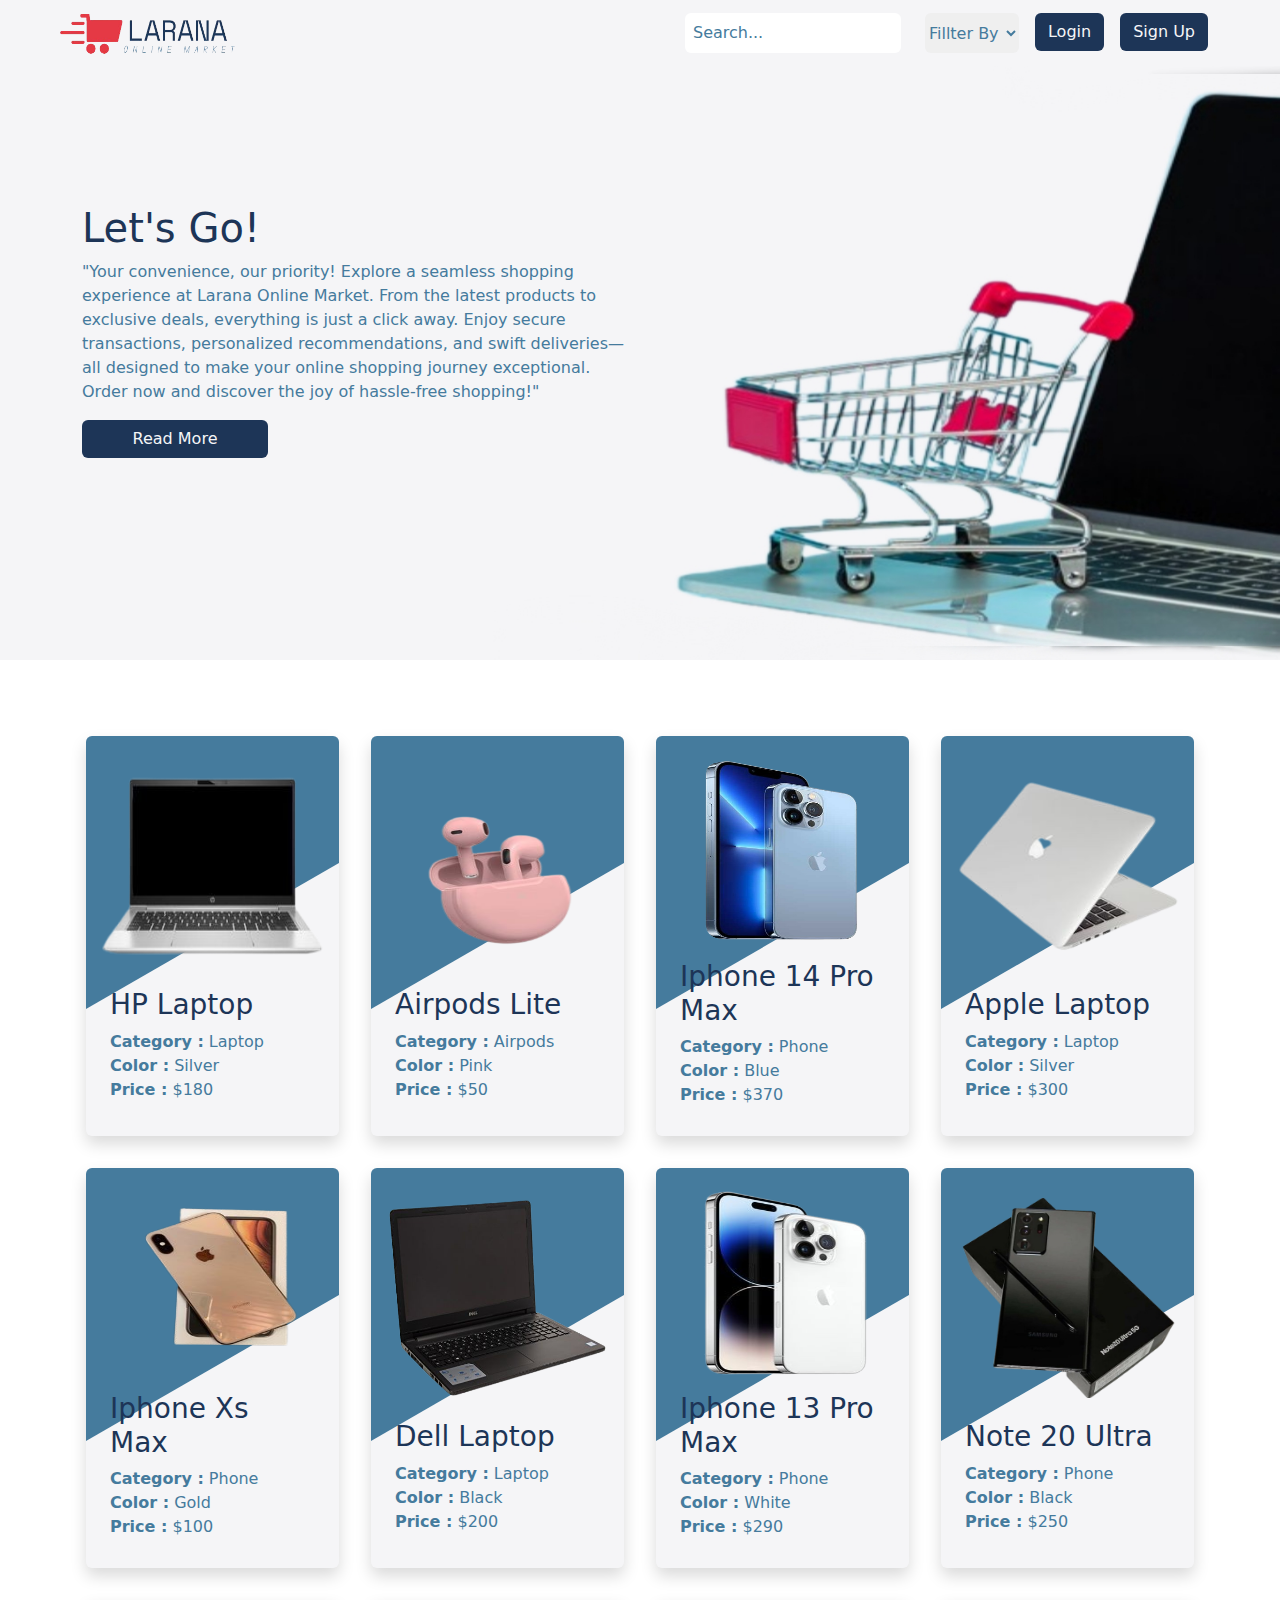
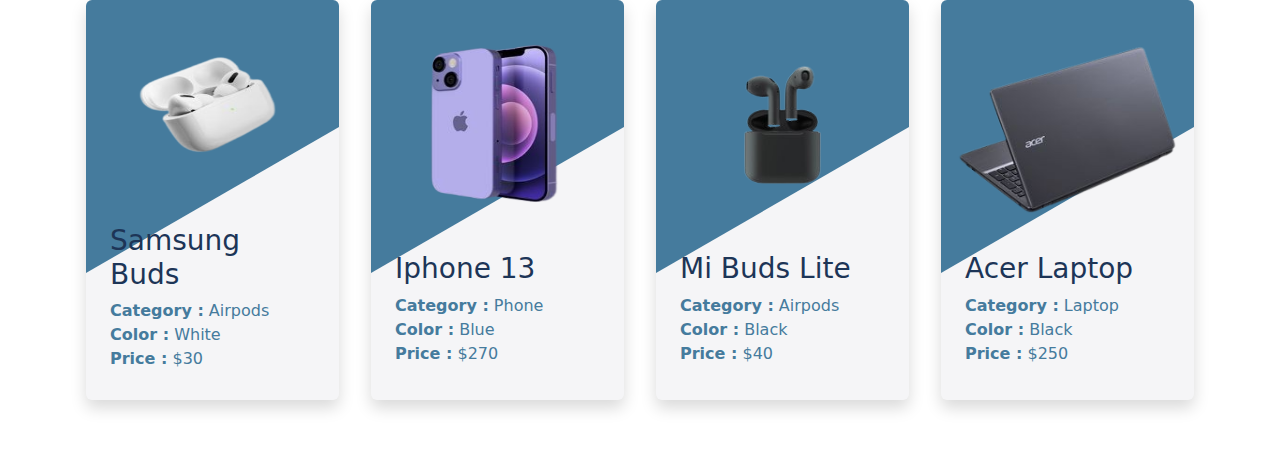
<file: index.html>
<!DOCTYPE html>
<html lang="en">
  <head>
    <meta charset="UTF-8" />
    <meta name="viewport" content="width=device-width, initial-scale=1.0" />
    <title>Home Page</title>
    <link rel="stylesheet" href="css/all.css" />
    <link rel="stylesheet" href="css/bootstrap.min.css" />
    <link rel="stylesheet" href="css/style.css" />
  </head>
  <body>
    <header class="fixed-top w-100">
      <nav class="navbar navbar-expand-lg">
        <div class="container-fluid px-3 px-md-5">
          <!-- Logo -->
          <div class="col-6 col-md-4 col-lg-3 col-xl-2">
            <a class="navbar-brand" href="index.html">
              <img
                src="img/logo.png"
                alt="Logo"
                style="width: 100%; height: 50px"
              />
            </a>
          </div>
          <!-- Toggler Button -->
          <button
            class="navbar-toggler"
            type="button"
            data-bs-toggle="collapse"
            data-bs-target="#toogle"
            aria-controls="toogle"
            aria-expanded="false"
            aria-label="Toggle navigation"
          >
            <span class="navbar-toggler-icon"></span>
          </button>
          <!-- Navbar Content -->
          <div
            class="collapse navbar-collapse align-items-center d-lg-flex justify-content-lg-between justify-content-center"
            id="toogle"
          >
            <!-- user name after login -->
            <div
              class="mt-3 mt-lg-0 after-login user-out"
              style="border-left: 2px solid var(--pop)"
            >
              <p
                class="m-0 ms-0 ms-lg-3 text-capitalize fs-5 text-nowrap"
                id="user-name"
              ></p>
            </div>
            <!-- user name after login -->
            <!-- Login & Sign Up  & search-->
            <div class="ms-auto">
              <div class="d-flex gap-3 flex-column flex-lg-row">
                <!-- search -->
                <div class="row">
                  <div class="d-flex">
                    <input
                      type="search"
                      name=""
                      id=""
                      class="rounded border-0 p-2 mt-4 mt-lg-0 flex-grow-1"
                      placeholder="Search..."
                    />
                    <select
                      name=""
                      id=""
                      class="ms-4 text-capitalize border-0 rounded mt-4 mt-lg-0 select-box" 
                    >
                      <option value="" disabled selected hidden>
                        fillter by
                      </option>
                      <option value="name">name</option>
                      <option value="category">category</option>
                      <option value="color">color</option>
                    </select>
                  </div>
                </div>
                <!-- search -->
                 <!-- login & sign up -->
                 <div class="d-flex login-signUp gap-3">
                   <a href="login.html">
                     <button class="btn text-capitalize text-nowrap">
                       login
                      </button>
                    </a>
                    <a href="sign up.html">
                      <button class="btn text-capitalize text-nowrap">
                        sign up
                      </button>
                    </a>
                  </div>
                  <!-- login & sign up -->
              </div>
            </div>
            <!-- After Login -->
            <div
              class="gap-4 align-items-center d-flex justify-content-between p-3 p-lg-0 ms-0 ms-lg-4"
            >
              <!-- cart -->
              <div class="position-relative after-login user-out">
                <button type="button" class="cart-icon position-relative">
                  <i class="fa-solid fa-cart-shopping fs-4"></i>
                  <div class="badge rounded-circle position-absolute text-center">0</div>
                </button>
                <div class="position-absolute view-cart p-4 rounded">
                  <div class="w-100">
                    <div class="cart-preview d-flex flex-column overflow-scroll overflow-x-hidden ">
                      <!-- item in cart -->
                      <!-- <div class="d-flex justify-content-between p-2">
                        <div class="d-flex justify-content-center align-items-center ">
                          <img
                            src="img/products/1.png"
                            alt=""
                            style="height: 70px"
                            class="me-2"
                          />
                          <div>
                            <h3 style="color: var(--dark);">laptop</h3>
                            <p style="color: var(--med);">$200</p>
                          </div>
                        </div>
                        <div class="d-flex justify-content-center align-items-center gap-2">
                          <button class="btn">+</button>
                          <input type="number" max="5" min="0" class="text-center border-0" style="width: 40px;">
                          <button class="btn delete-btn">-</button>
                        </div>
                      </div> -->
                      <!-- item in cart -->
                    </div>
                    <a href="cart page.html">
                      <button class="btn text-capitalize text-nowrap w-100">
                        view all items
                      </button></a
                    >
                  </div>
                </div>
              </div>
              <!-- cart -->
              <!-- Log Out Button -->
              <a href="#" class="after-login user-out">
                <button class="btn logout-btn text-capitalize text-nowrap">
                  log out
                </button>
              </a>
              <!-- Log Out Button -->
            </div>
          </div>
        </div>
      </nav>
    </header>

    <section class="cover" style="height: 600px; margin-top: 60px">
      <div class="container">
        <div class="parent py-5">
          <div class="col-10 col-md-6 py-5">
            <div class="d-flex flex-column py-5">
              <h1 class="text-capitalize" style="color: var(--dark)">
                let's go!
              </h1>
              <p style="color: var(--med)">
                "Your convenience, our priority! Explore a seamless shopping
                experience at Larana Online Market. From the latest products to
                exclusive deals, everything is just a click away. Enjoy secure
                transactions, personalized recommendations, and swift
                deliveries—all designed to make your online shopping journey
                exceptional. Order now and discover the joy of hassle-free
                shopping!"
              </p>
              <button class="btn col-6 col-md-5 col-lg-4 text-capitalize">
                read more
              </button>
            </div>
          </div>
        </div>
      </div>
    </section>

    <section class="mb-5" style="margin-top: 60px">
      <div class="container">
        <div
          class="row product-parent justify-content-lg-start justify-content-center"
        >
          <!-- product item -->
          <div class="col-10 col-md-6 col-lg-3">
            <div
              class="card product-item position-relative overflow-hidden p-3 shadow border-0"
            >
              <div
                class="img z-1 d-flex justify-content-center align-items-center position-relative h-100"
              >
                <img src="img/products/1.png" alt="" style="width: 100%" />
              </div>
              <div
                class="content text-capitalize z-1 position-relative p-2 d-flex flex-column justify-content-center align-items-center"
              >
                <h3 style="color: var(--dark)">dell laptop</h3>
                <p style="color: var(--med)">price : $200</p>
                <button
                  class="btn card-btn text-capitalize col-12 position-relative"
                >
                  add to cart
                </button>
              </div>
              <div class="fav-icon position-absolute me-3 fs-1">
                <i class="fa-regular fa-heart icon"></i>
                <!-- <i class="fa-solid fa-heart"></i> -->
              </div>
            </div>
          </div>
          <!-- product item -->
        </div>
      </div>
    </section>

    <script src="js/all.js"></script>
    <script src="js/bootstrap.bundle.min.js"></script>
    <script src="js/script.js"></script>
    <script src="js/user.js"></script>
  </body>
</html>
</file>
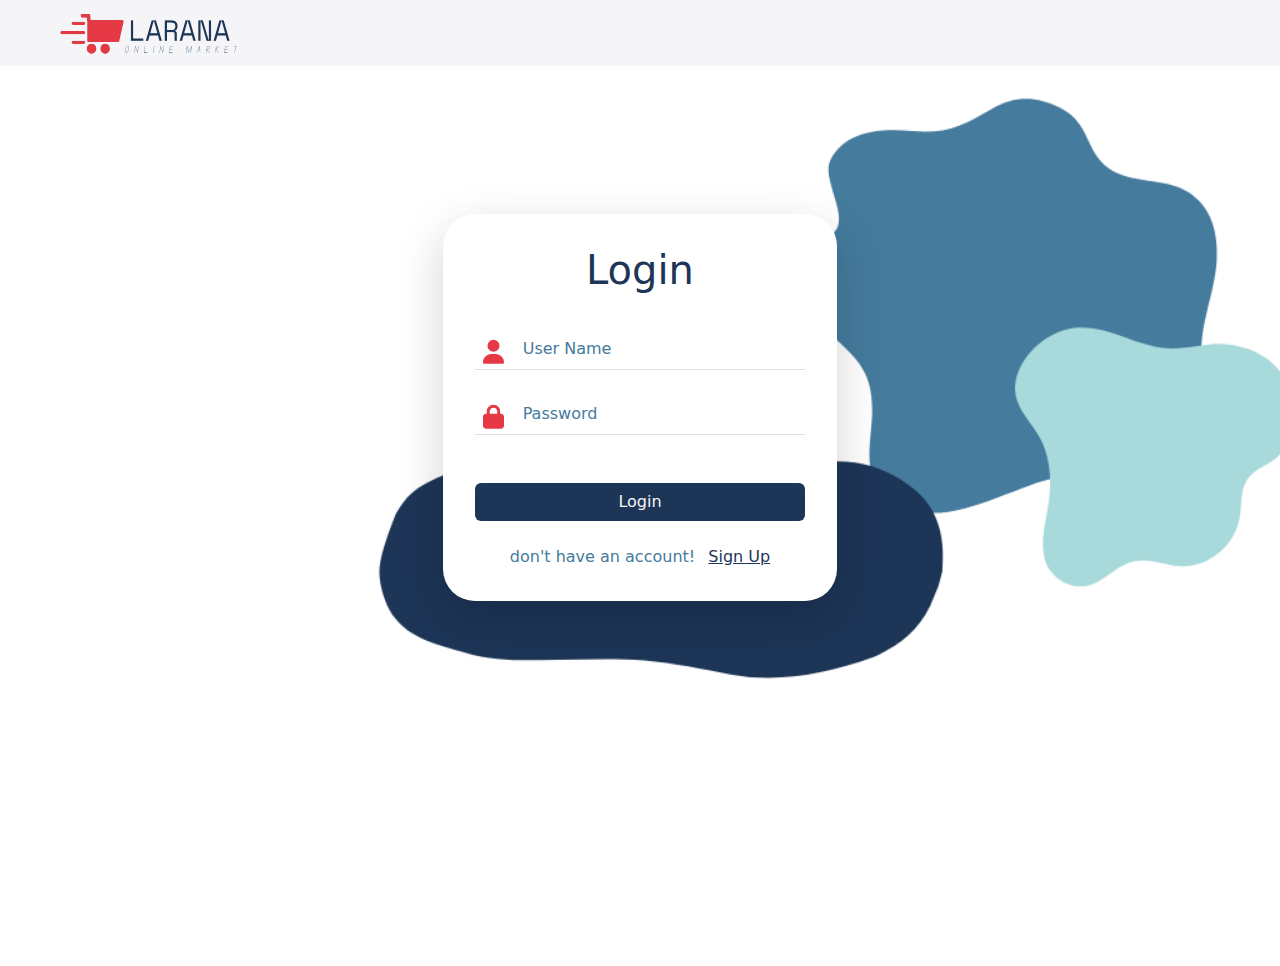
<file: login.html>
<!DOCTYPE html>
<html lang="en">
  <head>
    <meta charset="UTF-8" />
    <meta name="viewport" content="width=device-width, initial-scale=1.0" />
    <title>Login</title>
    <link rel="stylesheet" href="css/all.css" />
    <link rel="stylesheet" href="css/bootstrap.min.css" />
    <link rel="stylesheet" href="css/style.css" />
  </head>
  <body>
    <header>
      <nav class="navbar ">
        <div class="container-fluid px-5">
          <div class="d-flex align-items-center w-100 justify-content-center justify-content-md-start">
            <!-- logo -->
            <div>
              <a class="navbar-brand" href="index.html">
                <img
                  src="img/logo.png"
                  alt="Logo"
                  class=""
                  style="width: 200px; height: 50px"
                />
              </a>
            </div>

            <!-- end logo -->
          </div>
        </div>
      </nav>
    </header>

    <section class="form-page">
      <div class="container-fluid p-3 p-md-5">
        <div
          class="rounded-5 col-12 col-sm-10 col-md-8 col-lg-6 col-xl-4 m-auto form p-3 shadow-lg bg-white"
        >
          <div
            class="d-flex flex-column justify-content-center p-3 align-items-center gap-4"
          >
            <h1 class="mb-0">Login</h1>
            <span class="line"></span>
            <!-- user name -->
            <div class="position-relative w-100">
              <input
                type="text"
                placeholder="User Name"
                class="border-bottom border-0 w-100 ps-5 p-2 user-name"
              />
              <i
                class="fa-solid fa-user position-absolute input-icon ms-2 fs-4"
              ></i>
            </div>
            <!-- user name -->
            <!-- password -->
            <div class="position-relative w-100">
              <input
                type="password"
                placeholder="Password"
                class="border-bottom border-0 w-100 ps-5 p-2 password"
              />
              <i
                class="fa-solid fa-lock position-absolute input-icon ms-2 fs-4"
              ></i>
            </div>
            <span
              class="text-capitalize me-4 fs-6 text-nowrap alert-msg"
            ></span>

            <!-- login btn -->
            <a href="" class="col-12"
              ><button type="submit" class="btn w-100 Login">Login</button></a
            >
            <a href="sign up.html" style="color: var(--med)"
              >don't have an account!
              <span
                style="color: var(--dark); text-decoration: underline"
                class="ms-2"
                >Sign Up</span
              ></a
            >
          </div>
        </div>
      </div>
    </section>

    <script src="js/all.js"></script>
    <script src="js/bootstrap.bundle.min.js"></script>
    <script src="js/login.js"></script>
  </body>
</html>
</file>
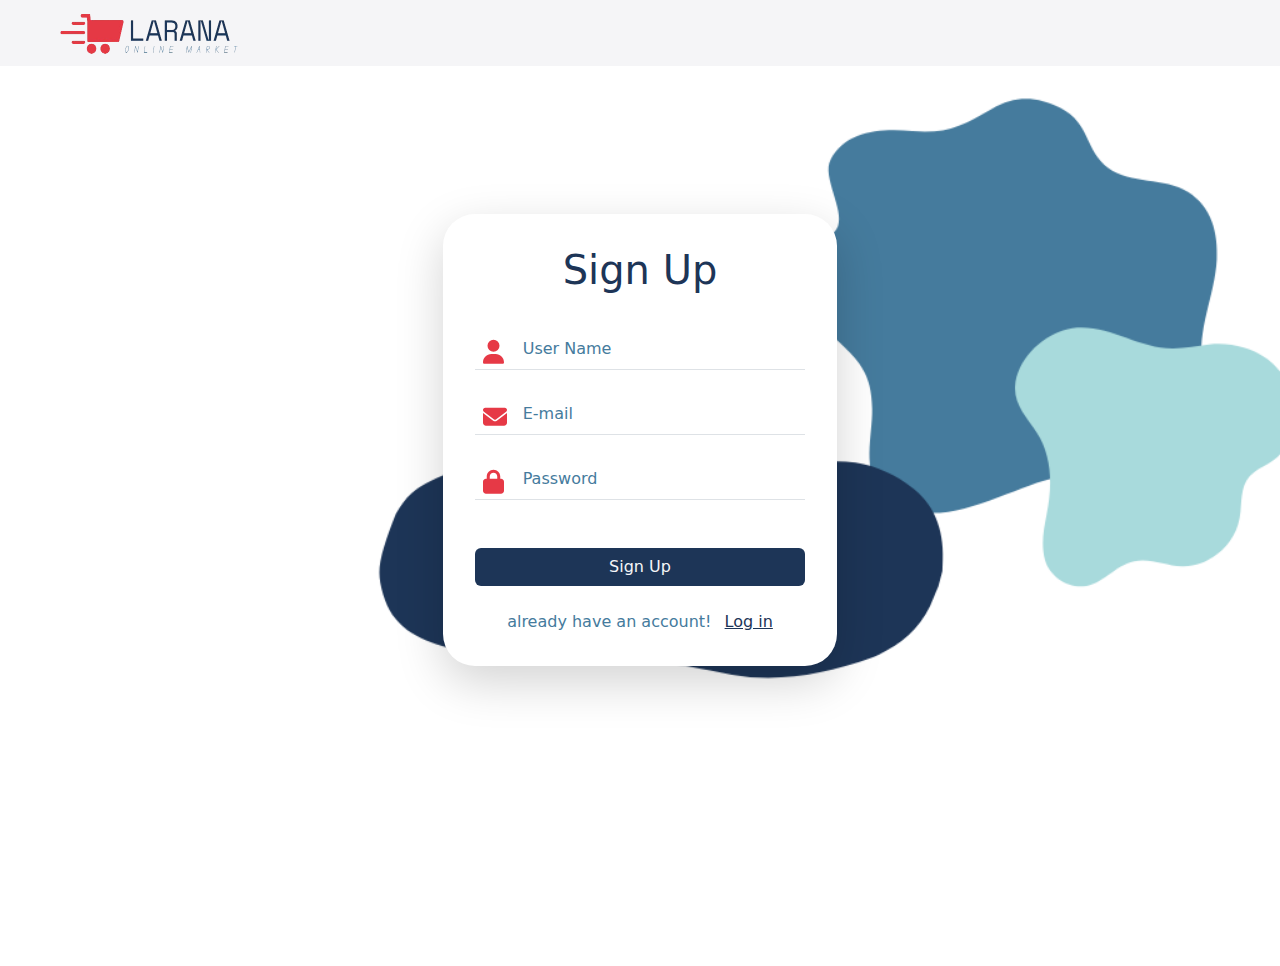
<file: sign up.html>
<!DOCTYPE html>
<html lang="en">
  <head>
    <meta charset="UTF-8" />
    <meta name="viewport" content="width=device-width, initial-scale=1.0" />
    <title>Sign Up</title>
    <link rel="stylesheet" href="css/all.css" />
    <link rel="stylesheet" href="css/bootstrap.min.css" />
    <link rel="stylesheet" href="css/style.css" />
  </head>
  <body class="position-relative">
    <header>
      <nav class="navbar ">
        <div class="container-fluid px-5">
          <div class="d-flex align-items-center w-100 justify-content-start">
            <!-- logo -->
            <div class="">
              <div>
                <a class="navbar-brand" href="index.html">
                  <img
                    src="img/logo.png"
                    alt="Logo"
                    class=""
                    style="width: 200px; height: 50px"
                  />
                </a>
              </div>
            </div>
            <!-- end logo -->
          </div>
        </div>
      </nav>
    </header>

    <section class="form-page">
      <div class="container-fluid p-3 p-md-5">
        <div
          class="rounded-5 col-12 col-sm-10 col-md-8 col-lg-6 col-xl-4 m-auto form p-3 shadow-lg bg-white"
        >
          <div
            class="d-flex flex-column justify-content-center p-3 align-items-center gap-4"
          >
            <h1 class="mb-0">Sign Up</h1>
            <span class="line"></span>
            <!-- user name -->
            <div class="position-relative w-100">
              <input
                type="text"
                placeholder="User Name"
                class="border-bottom border-0 w-100 ps-5 p-2 user-name"
                required
              />
              <i
                class="fa-solid fa-user position-absolute input-icon ms-2 fs-4"
              ></i>
            </div>
            <!-- email -->
            <div class="position-relative w-100">
              <input
                type="email"
                placeholder="E-mail"
                class="border-bottom border-0 w-100 ps-5 p-2 e-mail"
                required
              />
              <i
                class="fa-solid fa-envelope position-absolute input-icon ms-2 fs-4"
              ></i>
            </div>
            <!-- password -->
            <div class="position-relative w-100">
              <input
                type="password"
                placeholder="Password"
                class="border-bottom border-0 w-100 ps-5 p-2 password"
                required
              />
              <i
                class="fa-solid fa-lock position-absolute input-icon ms-2 fs-4"
              ></i>
            </div>
            <span class="text-capitalize me-4 fs-6 text-nowrap alert-msg"></span>
            <a href="" class="col-12 "
              ><button type="submit" class="btn w-100 sign-up">
                Sign Up
              </button></a
            >
            <a href="login.html" style="color: var(--med)"
              >already have an account!
              <span
                style="color: var(--dark); text-decoration: underline"
                class="ms-2"
                >Log in</span
              ></a
            >
          </div>
        </div>
      </div>
    </section>



    <script src="js/all.js"></script>
    <script src="js/bootstrap.bundle.min.js"></script>
    <script src="js/sign up.js"></script>
  </body>
</html>
</file>
<file: css/style.css>
:root {
  --dark: #1d3557;
  --med: #457b9d;
  --light: #a8dadc;
  --white: #f5f5f7;
  --pop: #e63946;
}

* {
  padding: 0;
  margin: 0;
  box-sizing: border-box !important;
}

a {
  text-decoration: none !important;
}

input:focus {
  outline: none !important;
}

/* ////////////////////////////////////////////////////////////////////////////////////////// */
header {
  z-index: 1000;
  background-color: var(--white);
}
.btn {
  transition: 0.4s ease-in-out;
  background-color: var(--dark);
  color: var(--white);
}

.btn:hover {
  color: var(--white);
  background-color: var(--med);
  transform: scale(1.05);
}

.logout-btn,
.delete-btn,
.remove-btn {
  background-color: var(--pop);
  color: var(--white);
}

.logout-btn:hover,
.delete-btn:hover,
.remove-btn:hover {
  color: var(--white);
  background-color: var(--pop);
  transform: scale(1.1);
}

#user-name {
  color: var(--dark);
}

.user-in {
  display: flex !important;
}

.user-out {
  display: none !important;
}

/* ////////////////////////////////////////// */
/* login form */
.form-page {
  height: 100vh;
  padding-top: 100px;
  background-image: url(../img/form.png);
  background-size: cover;
  background-repeat: no-repeat;
}

.form h1 {
  color: var(--dark);
}

input {
  border-color: var(--light) !important;
  color: var(--med);
  transition: 0.5s;
}

input::placeholder {
  color: var(--med) !important;
}

.form input:focus {
  border: 1px solid var(--med) !important;
  border-radius: 20px;
  transform: scale(1.05);
}

.line {
  height: 2px;
  background-color: var(--light);
  transition: 0.5s;
  animation: line 2s ease-in-out forwards;
  margin-top: -15px !important;
}

@keyframes line {
  from {
    width: 0%;
  }
  to {
    width: 50%;
  }
}

.input-icon {
  left: 0px;
  top: 0px;
  transform: translateY(45%);
  color: var(--pop) !important;
}

/* /////////////////////////////////////////////////////////////////////////////////// */
.alert-msg {
  color: var(--pop);
}

/* ///////////////////////////////////////////////////////////////////////////////// */

.cart-icon {
  background-color: transparent;
  color: var(--dark);
  border: 0;
}

.cart-icon:hover {
  background-color: transparent;
}

.view-cart {
  opacity: 0;
  transform: translateX(-55%);
  top: 0px;
  width: 400px;
  background-color: var(--white);
  transition: 0.5s !important;
  pointer-events: none;
}
.view-cart h3 {
  font-size: 20px !important;
}

@media (max-width: 992px) {
  .view-cart {
    transform: translateX(-6%);
    top: 0px;
    opacity: 0;
    width: 100vw;
    background-color: var(--white);
  }
  .after-login {
    border: none !important;
  }
  .view-cart h3 {
    font-size: 30px !important;
  }
}

.cart-preview {
  max-height: 50vh;
  min-width: 300px;
}

.badge {
  background-color: var(--pop);
  top: -10px;
  right: -10px;
}
/* ///////////////////////////////////////////////////////////////////////////////////////////// */

select {
  color: var(--med);
}

select:focus {
  outline: none !important;
}

/* ///////////////////////////////////////////////////////////////////////////////////////////// */

/* cover section */

.cover {
  background-image: url(../img/1.jpg);
  background-size: cover;
  background-repeat: no-repeat;
  background-position: center;
  height: 600px !important;
}

/* ///////////////////////////////////////////////////// */

.product-item {
  background-color: var(--white) !important;
  height: 400px;
}

.product-item::before {
  content: "";
  position: absolute;
  inset: 0;
  top: -50%;
  width: 100%;
  height: 100%;
  background-color: var(--med);
  transform: skewY(330deg);
  transition: 0.5s;
}

.product-item:hover::before {
  transform: skewY(390deg);
}

.product-item .img img {
  transition: 0.5s;
}

.product-item:hover .img img {
  transform: scale(0.8, 0.8);
}

.card-btn {
  height: 0;
  opacity: 0;
  transition: 0.5s ease;
  padding: 0px !important;
  top: 60px;
}

.product-item:hover .card-btn {
  height: 40px;
  opacity: 1;
  top: 0;
}

.fav-icon {
  right: 0;
  top: -100px;
  transition: 0.5s;
  z-index: 800;
}

.product-item:hover .fav-icon {
  top: 0px;
}

.fav-icon .icon {
  cursor: pointer;
  color: var(--white);
  transition: 0.5s;
}

.fav-icon .icon:hover {
  transform: scale(1.07, 1.07);
}

.favorite {
  color: var(--pop) !important;
}

/* ///////////////////////////////////////////////////////////////////////////////////////////////// */
.fav-parent {
  background-color: var(--white);
}
.fav-parent {
  -ms-overflow-style: none; /* For IE */
  scrollbar-width: none; /* For Firefox */
  list-style-type: none;
}

.fav-parent::-webkit-scrollbar {
  display: none; /* For Chrome, Safari, and newer Opera versions */
}

.fav-line {
  width: 20%;
  height: 3px;
  background-color: var(--pop);
  animation-name: fav-line;
  animation-duration: 2s;
  margin: 10px auto;
  animation-fill-mode: both;
  transition: 1s;
  -webkit-transition: 1s;
  -moz-transition: 1s;
  -ms-transition: 1s;
  -o-transition: 1s;
}

.fav-head:hover .fav-line {
  width: 100%;

}
</file>
